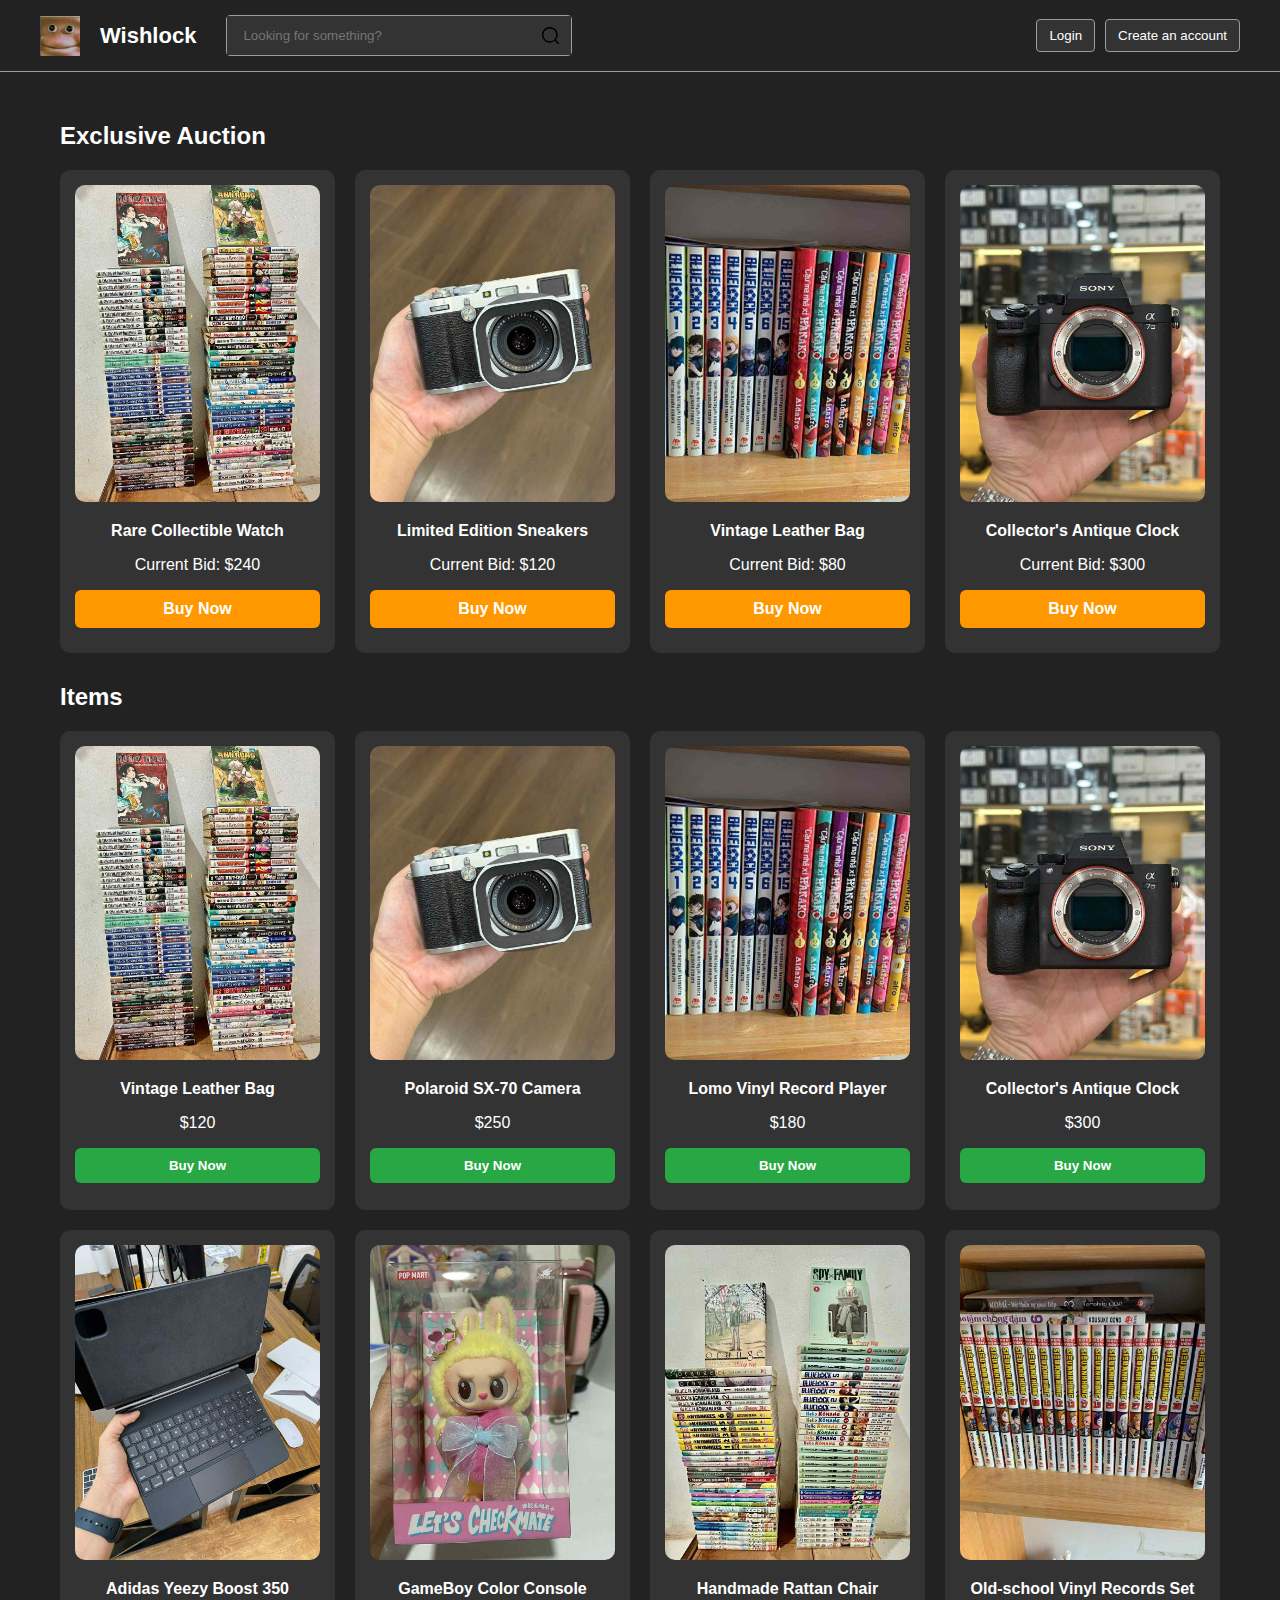
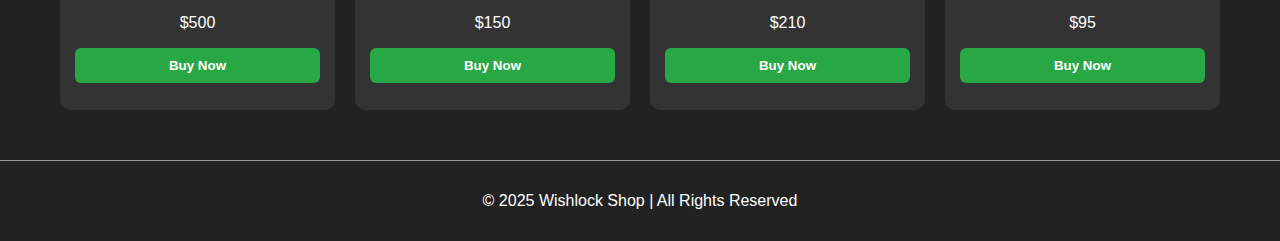
<file: index.html>
<!DOCTYPE html>
<html lang="en">
<head>
    <meta charset="UTF-8" />
    <meta name="viewport" content="width=device-width, initial-scale=1.0" />
    <title>Wishlock</title>
    <link rel="icon" type="image/png" href="product-pic/logo-pic.jpg" />
    <link rel="stylesheet" href="style.css" />
</head>
<body>
    <div class="wrapper">
        <!-- Header -->
        <header class="page-header">
            <div class="header-container">
                <div class="page-logo">
                    <img src="product-pic/logo-pic.jpg" class="logo-image" alt="Logo" />
                    <span class="logo-text">Wishlock</span>
                </div>
                <div class="search-bar">
                    <input type="text" class="search-input" placeholder="Looking for something?" />
                    <button class="search-button">
                        <svg width="20" height="20">
                            <path d="M20.79,19.8l-3.94-3.94a7.86,7.86,0,1,0-1,1l3.94,3.94a.7.7,0,0,0,.5.21.67.67,0,0,0,.49-.21A.69.69,0,0,0,20.79,19.8ZM6.28,15.39a6.44,6.44,0,1,1,9.11,0,6.43,6.43,0,0,1-9.11,0Z"></path>
                        </svg>
                    </button>
                </div>
                <div class="user-authentication">
                    <button class="login-button">Login</button>
                    <button class="register-button">Create an account</button>
                </div>
            </div>
        </header>

        <!-- Main -->
        <main class="main-content">
            <div class="container">
                <section class="bid-section">
                    <h2>Exclusive Auction</h2>
                    <div id="bid-grid" class="bid-grid"></div>
                </section>

                <section class="product-section">
                    <h2>Items</h2>
                    <div id="product-grid" class="product-grid"></div>
                </section>
            </div>
        </main>

        <!-- Footer -->
        <footer class="page-footer">
            <p>&copy; 2025 Wishlock Shop | All Rights Reserved</p>
        </footer>
    </div>

    <script>
        Promise.all([
            fetch('product.json').then(res => res.json()),
            fetch('bidding-data.json').then(res => res.json())
        ])
        .then(([normalProducts, bidProducts]) => {
            const productGrid = document.getElementById('product-grid');
            const bidGrid = document.getElementById('bid-grid');

            // Render sản phẩm đấu giá
            bidGrid.innerHTML = bidProducts.map(p => `
                <div class="product-card bidding">
                    <a href="bidding.html?id=${p.id}">
                        <img src="${p.image}" alt="${p.name}">
                    </a>
                    <p><strong>${p.name}</strong></p>
                    <p>Current Bid: $${p.currentBid}</p>
                    <a href="bidding.html?id=${p.id}" class="bid-link">Buy Now</a>
                </div>
            `).join('');

            // Render sản phẩm thường
            productGrid.innerHTML = normalProducts.map(p => `
                <div class="product-card">
                    <a href="product.html?id=${p.id}">
                        <img src="${p.image}" alt="${p.name}">
                    </a>
                    <p><strong>${p.name}</strong></p>
                    <p>$${p.price || 'Contact for price'}</p>
                    <button class="buy-button" onclick="location.href='product.html?id=${p.id}'">Buy Now</button>
                </div>
            `).join('');
        })
        .catch(err => {
            console.error('Error loading products:', err);
        });
    </script>
</body>
</html>
</file>
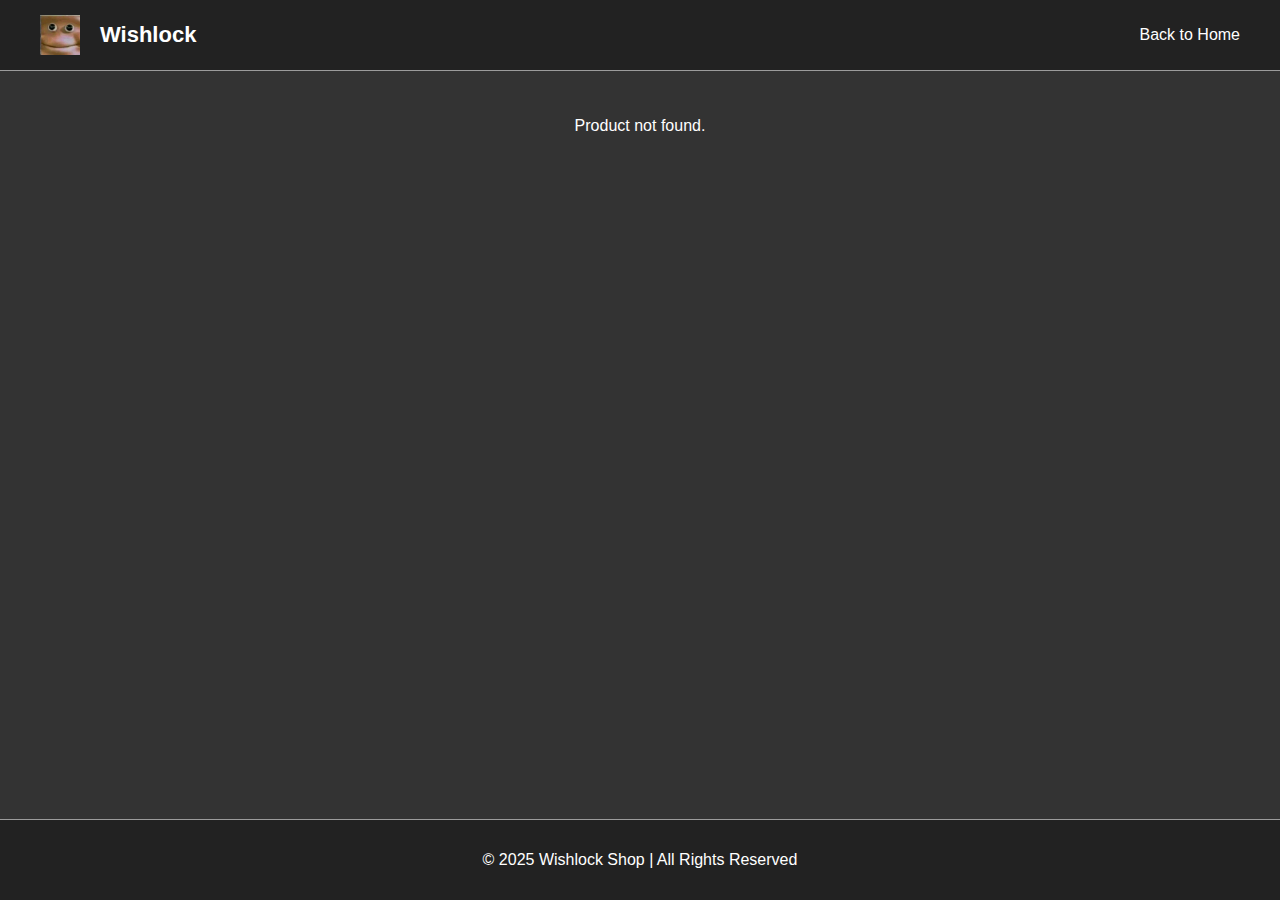
<file: bidding.html>
<!DOCTYPE html>
<html lang="en">
<head>
  <meta charset="UTF-8" />
  <meta name="viewport" content="width=device-width, initial-scale=1.0"/>
  <title>Wishlock - Bidding Page</title>
  <link rel="icon" type="image/png" href="product-pic/logo-pic.jpg"/>
  <link rel="stylesheet" href="style.css"/>
</head>
<body>
  <div class="wrapper">
    <!-- Header -->
    <header class="page-header">
      <div class="header-container">
        <div class="page-logo">
          <img src="product-pic/logo-pic.jpg" class="logo-image" alt="Logo"/>
          <a href="index.html" class="logo-text">Wishlock</a>
        </div>
        <a href="index.html" class="back-link" style="color:white;">Back to Home</a>
      </div>
    </header>

    <!-- Nội dung sản phẩm đấu giá -->
    <main class="bidding-page" style="text-align:center; margin:30px;">
      <div id="bidding-product"></div>
    </main>

    <!-- Zoom Modal -->
    <div id="zoomModal" class="modal">
      <span class="close">&times;</span>
      <img class="modal-content" id="zoomedImage" />
    </div>

    <!-- Footer -->
    <footer class="page-footer">
      <p>&copy; 2025 Wishlock Shop | All Rights Reserved</p>
    </footer>

    <script>
      const params = new URLSearchParams(window.location.search);
      const id = parseInt(params.get("id"));
      const container = document.getElementById("bidding-product");
      let currentBid = 0;

      fetch('bidding-data.json')
        .then(res => res.json())
        .then(products => {
          const product = products.find(p => p.id === id);
          if (!product) {
            container.innerHTML = "<p>Product not found.</p>";
            const textarea = document.getElementById("comment-input");
            const charCount = document.getElementById("charCount");

            textarea.addEventListener("input", () => {
              charCount.textContent = textarea.value.length;
            });
            return;
          }

          currentBid = 100; 

          container.innerHTML = `
            <div class="bidding-product-container">
              <div class="item-image zoom-container">
                <img src="${product.image}" alt="${product.name}" class="zoom-img">
              </div>

              <div class="bidding-info">
                <p class="timer">Auction ends in: <span class="timer" id="countdownTimer">00:05:00</span></p>
                <h1>${product.name}</h1>

                <p>Current Highest Bid: <span id="currentBid">$${currentBid}</span></p>

                <div class="bidding-box">
                  <input type="number" id="bidInput" placeholder="Enter your bid" min="1">
                  <button class="bid-button" onclick="placeBid()">Place Bid</button>
                </div>

                <p class="product-shipping"><strong>Shipping fee</strong> ${product.shipping_fee}</p>

                <div class="section-heading">
                  <h3>Item description</h3>
                </div>
                  
                <div class="product-desc">
                  <p>${product.desc}</p>
                </div>

                <div class="section-heading">
                  <h3>Item details</h3>
                </div>
                <div class="product-details">
                  <table>
                    <tr><th>Category</th><td>${product.category}</td></tr>
                    <tr><th>Brand</th><td>${product.brand}</td></tr>
                    <tr><th>Item condition</th><td>${product.condition}</td></tr>
                    <tr><th>Ships from</th><td>${product.ship_from}</td></tr>
                  </table>
                </div>
                
                <div class="section-heading">
                  <h3>Seller</h3>
                </div>
                <div class="product-seller">
                  <div class="seller-content">
                    <img src="${product.seller.avatar}" alt="${product.seller.name}" class="seller-avatar">
                    <div class="seller-info">
                      <p><strong>${product.seller.name}</strong></p>
                      <p>${product.seller.rating}⭐ (${product.seller.reviews} reviews)</p>
                    </div>
                  </div>
                </div>

                <div class="section-heading">
                  <h3>Comments</h3>
                </div>
                <div class="comment-shortcuts">
                  <label for="comment-input" class="comment-label">Comments on the product</label>
                  <textarea id="comment-input" maxlength="100" placeholder="Comment"></textarea>
                  <div class="comment-char-count"><span id="charCount">0</span>/100</div>

                  <p class="comment-note">
                    Let's think about the other person and make polite comments. Unpleasant language may be restricted or withdrawn from membership.
                  </p>

                  <button class="send-comment-btn">Send a comment</button>
                </div>

                <div class="section-heading">
                  <h3>Other users comments</h3>
                </div>

                <div class="other-users-comments">
                  ${
                    product.comments.map(c => `
                      <div class="comment-block">
                        <div class="comment">
                          <p><strong>${c.user}</strong> (${c.time}):</p>
                          <p><strong>Rating: </strong>${c.rating}⭐</p>
                          <p>${c.text}</p>
                        </div>
                        ${
                          c.reply
                            ? `<div class="seller-reply">
                                <p><strong>${product.seller.name}</strong> replied:</p>
                                <p>${c.reply}</p>
                              </div>`
                            : ''
                        }
                      </div>
                    `).join("")
                  }
                </div>
              </div>
            </div>
          `;

          // Zoom logic
          const zoomable = document.querySelector('.zoom-img');
          const modal = document.getElementById("zoomModal");
          const modalImg = document.getElementById("zoomedImage");
          const closeBtn = document.querySelector(".close");

          zoomable.onclick = function () {
            modal.style.display = "block";
            modalImg.src = this.src;
          };

          closeBtn.onclick = function () {
            modal.style.display = "none";
          };

          window.onclick = function (event) {
            if (event.target === modal) {
              modal.style.display = "none";
            }
          };

          // Countdown
          let time = 5 * 60;
          const countdownEl = document.getElementById('countdownTimer');
          setInterval(() => {
            if (time > 0) {
              time--;
              const min = String(Math.floor(time / 60)).padStart(2, '0');
              const sec = String(time % 60).padStart(2, '0');
              countdownEl.textContent = `00:${min}:${sec}`;
            }
          }, 1000);
        });

      function placeBid() {
        const bid = parseInt(document.getElementById('bidInput').value);
        if (bid > currentBid) {
          currentBid = bid;
          document.getElementById('currentBid').textContent = `$${currentBid}`;
          alert("Your bid has been placed!");
        } else {
          alert("Your bid must be higher than the current bid!");
        }
      }
    </script>

  </div>
</body>
</html>
</file>
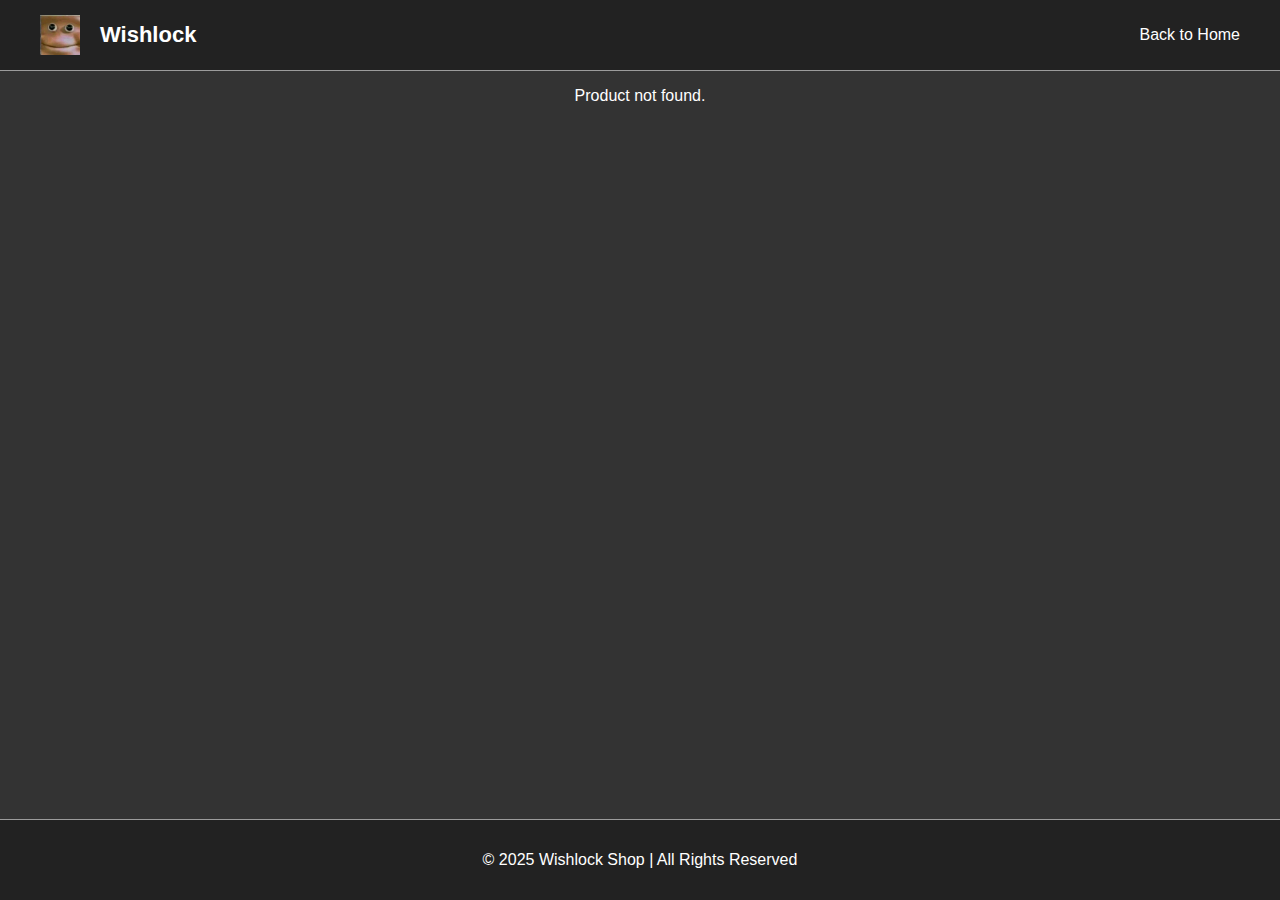
<file: product.html>
<!DOCTYPE html>
<html lang="en">
<head>
    <meta charset="UTF-8">
    <meta name="viewport" content="width=device-width, initial-scale=1.0">
    <title>Wishlock - Product Details</title>
    <link rel="icon" type="image/png" href="product-pic/logo-pic.jpg">
    <link rel="stylesheet" href="style.css">
</head>
<body>
    <div class="wrapper">
        <header class="page-header">
            <div class="header-container">
                <div class="page-logo">
                    <img src="product-pic/logo-pic.jpg" class="logo-image" alt="Logo">
                    <a href="index.html" class="logo-text">Wishlock</a>
                </div>
                <a href="index.html" class="back-link">Back to Home</a>
            </div>
        </header>

        <main id="product-detail" class="product-detail-section">
            <!-- Product details will be injected here -->
        </main>

        <!-- Zoom Modal -->
        <div id="zoomModal" class="modal">
            <span class="close">&times;</span>
            <img class="modal-content" id="zoomedImage">
        </div>
        
        <!-- Footer -->
        <footer class="page-footer">
            <p>&copy; 2025 Wishlock Shop | All Rights Reserved</p>
        </footer>

        <script>
            const container = document.getElementById("product-detail");
            const params = new URLSearchParams(window.location.search);
            const id = parseInt(params.get("id"));

            fetch("product.json")
                .then(res => res.json())
                .then(products => {
                const product = products.find(p => p.id === id);

                if (product) {
                    container.innerHTML = `
                    <div class="product-detail-container">
                        <div class="item-image">
                            <img src="${product.image}" alt="${product.name}" id="mainImage">
                        </div>

                        <div class="product-info">
                        <h1>${product.name}</h1>
                        <p class="product-price"><strong>${product.price}</strong></p>
                        <p class="product-shipping"><strong>Shipping fee</strong> ${product.shipping_fee}</p>

                        <div class="section-heading">
                            <h3>Item description</h3>
                        </div>
                        
                        <div class="product-desc">
                            <p>${product.desc}</p>
                        </div>

                        <div class="section-heading">
                            <h3>Item details</h3>
                        </div>
                        <div class="product-details">
                        <table>
                            <tr><th>Category</th><td>${product.category}</td></tr>
                            <tr><th>Brand</th><td>${product.brand}</td></tr>
                            <tr><th>Item condition</th><td>${product.condition}</td></tr>
                            <tr><th>Ships from</th><td>${product.ship_from}</td></tr>
                        </table>
                        </div>
                        
                        <div class="section-heading">
                            <h3>Seller</h3>
                        </div>
                        <div class="product-seller">
                            <div class="seller-content">
                                <img src="${product.seller.avatar}" alt="${product.seller.name}" class="seller-avatar">
                                <div class="seller-info">
                                <p><strong>${product.seller.name}</strong></p>
                                <p>${product.seller.rating}⭐ (${product.seller.reviews} reviews)</p>
                                </div>
                            </div>
                        </div>

                        <div class="section-heading">
                            <h3>Comments</h3>
                        </div>
                        <div class="comment-shortcuts">
                            <label for="comment-input" class="comment-label">Comments on the product</label>
                            <textarea id="comment-input" maxlength="100" placeholder="Comment"></textarea>
                            <div class="comment-char-count"><span id="charCount">0</span>/100</div>

                            <p class="comment-note">
                                Let's think about the other person and make polite comments. Unpleasant language may be restricted or withdrawn from membership.
                            </p>

                            <button class="send-comment-btn">Send a comment</button>
                            </div>

                        <div class="section-heading">
                            <h3>Other users comments</h3>
                        </div>

                        <div class="other-users-comments">
                        ${
                            product.comments.map(c => `
                            <div class="comment-block">
                                <div class="comment">
                                <p><strong>${c.user}</strong> (${c.time}):</p>
                                <p><strong>Rating: </strong>${c.rating}⭐</p>
                                <p>${c.text}</p>
                                </div>
                                ${
                                c.reply
                                    ? `<div class="seller-reply">
                                        <p><strong>${product.seller.name}</strong> replied:</p>
                                        <p>${c.reply}</p>
                                    </div>`
                                    : ''
                                }
                            </div>
                            `).join("")
                        }
                        </div>
                    </div>
                `;

                    // Zoom modal
                    const modal = document.getElementById("zoomModal");
                    const modalImg = document.getElementById("zoomedImage");
                    const closeBtn = document.querySelector(".close");
                    const mainImg = document.getElementById("mainImage");

                    mainImg.onclick = function () {
                    modal.style.display = "block";
                    modalImg.src = this.src;
                    };
                    closeBtn.onclick = () => modal.style.display = "none";
                    window.onclick = e => { if (e.target === modal) modal.style.display = "none"; };
                } else {
                    container.innerHTML = `<p style="text-align:center;">Product not found.</p>`;
                }
            })
            .catch(err => {
            console.error("Failed to load product data:", err);
            container.innerHTML = `<p style="text-align:center;">Error loading product.</p>`;
            });
        </script>
    </div>
</body>
</html>
</file>
<file: style.css>
/* General Reset */
* {
    box-sizing: border-box;
}

/* Layout */
html, body {
    height: 100%;
    margin: 0;
    font-family: Arial, sans-serif;
    color: white;
    background: #333;
}

.wrapper {
    display: flex;
    flex-direction: column;
    min-height: 100vh;
}

main {
    flex: 1;
}

/* Container */
.container {
    max-width: 1200px;
    width: 100%;
    margin: 0 auto;
    padding: 20px;
}

/* Header */
.page-header {
    background: #222;
    color: #fff;
    padding: 15px 30px;
    position: sticky;
    top: 0;
    z-index: 100;
    border-bottom: 0.5px solid rgb(156, 156, 156);
}
.header-container {
    display: flex;
    flex-wrap: wrap;
    justify-content: flex-start;
    align-items: center;
    gap: 10px;
}
.page-logo {
    display: flex;
    align-items: center;
}
.logo-image {
    width: 40px;
    margin-right: 10px;
}
.logo-text {
    font-weight: bold;
    font-size: 24px;
    text-decoration: none;
    color: white;
}
.search-bar {
    display: flex;
    margin-left: 20px;
    border: 0.5px solid rgb(156, 156, 156);
    border-radius: 4px;
}
.search-input {
    padding: 8px 16px;
    width: 300px;
    border: none;
    background: #333;
    color: white;
}
.search-button {
    padding: 8px 12px;
    background: #333;
    color: rgb(156, 156, 156);
    border: none;
    cursor: pointer;
}
.user-authentication {
    margin-left: auto;
    display: flex;
    gap: 10px;
}
.user-authentication button {
    padding: 8px 12px;
    background: #333;
    color: white;
    border: 0.5px solid rgb(156, 156, 156);
    border-radius: 4px;
    cursor: pointer;
}
.user-authentication button:hover {
    background: #555;
}

/* Content */
.main-content {
    background: #222;
}

/* Sections */
section {
    margin: 30px 0;
}
section h2 {
    text-align: left;
    margin-bottom: 20px;
}

/* Bid & Product Grids */
.bid-grid,
.product-grid {
    display: grid;
    grid-template-columns: repeat(auto-fit, minmax(240px, 1fr));
    gap: 20px;
}

.product-card,
.product-card.bidding {
    background: #333;
    padding: 15px;
    border-radius: 10px;
    text-align: center;
}

.product-card img,
.product-card.bidding img {
    width: 100%;
    height: 70%;
    object-fit: cover;
    border-radius: 10px;
    transition: transform 0.3s;
}

.product-card img:hover {
    transform: scale(1.05);
}

.buy-button,
.bid-link {
    margin-top: 10px;
    padding: 10px;
    background: #28a745;
    color: #fff;
    border: none;
    border-radius: 6px;
    cursor: pointer;
    display: block;
    width: 100%;
    text-align: center;
    text-decoration: none;
    font-weight: bold;
}
.buy-button:hover {
    background: #218838;
}
.bid-link {
    background: #ff9800;
}
.bid-link:hover {
    background: #e68a00;
}

/* Footer */
.page-footer {
    text-align: center;
    padding: 15px;
    background: #222;
    color: #fff;
    border-top: 0.5px solid rgb(156, 156, 156);
}

/* Responsive Fix */
@media (max-width: 768px) {
    .header-container {
        flex-direction: column;
        align-items: flex-start;
    }

    .search-input {
        width: 100%;
    }

    .search-bar {
        width: 100%;
    }

    .user-authentication {
        width: 100%;
        justify-content: flex-start;
    }
}

/* ================= General Style ================= */
body {
    background-color: #333;
    margin: 0;
    font-family: Arial, sans-serif;
}

.wrapper {
    min-height: 100vh;
    display: flex;
    flex-direction: column;
}

.page-header {
    background: #222;
    padding: 15px 20px;
    display: flex;
    align-items: center;
    justify-content: center;
    color: white;
    border-bottom: 0.5px solid rgb(156, 156, 156);
}

.header-container {
    width: 100%;
    max-width: 1200px;
    display: flex;
    align-items: center;
}

.page-logo {
    display: flex;
    align-items: center;
    gap: 10px;
}

.logo-image {
    height: 40px;
}

.logo-text {
    font-size: 22px;
    font-weight: bold;
    text-decoration: none;
    color: white;
}

.back-link {
    margin-left: auto;
    color: white;
    text-decoration: none;
    font-size: 16px;
}

.back-link:hover {
    text-decoration: underline;
}

/* ================= Shared Product Layout ================= */
.product-detail-container {
    display: flex;
    flex-wrap: wrap;
    gap: 2rem;
    padding: 2rem;
    max-width: 1000px;
    margin: auto;
    color: white;
    justify-content: center;
}

.item-image {
    width: 400px;
    height: 400px;
    background-color: #222;
    display: flex;
    justify-content: center;
    align-items: center;
    flex-shrink: 0;
    border: 1px solid #444;
    position: sticky;
    top: 80px; /* Khoảng cách dưới header */
    align-self: flex-start; /* Giúp sticky hoạt động trong flexbox */
}

.item-image img,
.zoom-container img {
    max-width: 100%;
    max-height: 100%;
    object-fit: contain;
    cursor: zoom-in;
}

.product-info {
    flex: 1;
    display: flex;
    flex-direction: column;
    gap: 12px;
}

.product-info h1 {
    font-size: 30px;
    font-weight: bold;
    margin-bottom: 10px;
}

.product-price,
.product-shipping {
    font-size: 16px;
    margin: 0;
}

.product-price strong,
.product-shipping strong {
    color: #ccc;
    display: inline-block;
    width: 140px;
    text-align: left;
}

.section-heading {
    width: 100%;
    border-bottom: 1px solid #444;
    margin: 12px 0;
}

.section-heading h3 {
    margin: 0;
    font-size: 18px;
    color: #ccc;
    text-align: left;
}

/* ====== Shipping Fee ====== */
.product-shipping {
    font-size: 16px;
    margin: 0 0 16px;
}

.product-shipping strong {
    display: inline-block;
    width: 140px;
    color: #eee;
}

/* ====== Description ====== */
.product-desc p {
    font-size: 15px;
    line-height: 1.6;
    color: #ddd;
    /* margin-bottom: 16px; */
}

/* ====== Item Details Table ====== */
.product-details table {
    width: 100%;
    border-collapse: collapse;
    /* margin-bottom: 24px; */
}

.product-details th {
    text-align: left;
    color: #aaa;
    font-weight: 500;
    padding: 6px 12px 6px 0;
    width: 140px;
    vertical-align: top;
}

.product-details td {
    color: #eee;
    padding: 6px 0;
}

/* ====== Seller Section ====== */
.product-seller {
    background-color: #1a1a1a;
    padding: 16px;
    border-radius: 10px;
    /* margin-bottom: 24px; */
    box-shadow: 0 0 5px rgba(255, 255, 255, 0.05);
}

.seller-content {
    display: flex;
    align-items: center;
    gap: 20px;
}

.seller-avatar {
    width: 64px;
    height: 64px;
    border-radius: 50%;
    object-fit: cover;
    border: 2px solid #666;
}

.seller-info p {
    margin: 2px 0;
    font-size: 14px;
    color: #ccc;
}

.seller-info strong {
    font-size: 16px;
    color: #fff;
}

/* ====== Comment Input Section ====== */
.comment-shortcuts {
    margin-top: 12px;
    background-color: #1a1a1a;
    padding: 16px;
    border-radius: 10px;
    box-shadow: 0 0 5px rgba(255, 255, 255, 0.05);
}

.comment-label {
    display: block;
    margin-bottom: 8px;
    font-weight: bold;
    font-size: 14px;
    color: #ccc;
}

#comment-input {
    width: 100%;
    height: 80px;
    padding: 10px;
    font-size: 14px;
    background-color: #2a2a2a;
    border: 1px solid #555;
    border-radius: 8px;
    color: white;
    resize: none;
    box-sizing: border-box;
    margin-bottom: 6px;
}

.comment-char-count {
    text-align: right;
    font-size: 12px;
    color: #888;
    margin-bottom: 10px;
}

.comment-note {
    font-size: 12px;
    color: #aaa;
    margin-bottom: 12px;
    line-height: 1.5;
}

.send-comment-btn {
    width: 100%;
    padding: 10px;
    background: #ff4040;
    color: white;
    font-weight: bold;
    font-size: 14px;
    border: none;
    border-radius: 6px;
    cursor: pointer;
    transition: background 0.3s ease;
}

.send-comment-btn:hover {
    background: #e63b3b;
}

/* ====== Other User Comments ====== */
.other-users-comments {
    /* margin-top: 24px; */
    padding-top: 8px;
    color: white;
    font-family: inherit;
    text-align: left;
}

.other-users-comments .comment {
    background-color: #1f1f1f;
    border: 1px solid #333;
    padding: 12px 14px;
    margin-bottom: 14px;
    border-radius: 10px;
}

.other-users-comments .comment p {
    margin: 4px 0;
    font-size: 14px;
    line-height: 1.5;
    color: #ddd;
}

.other-users-comments .comment strong {
    color: #61dafb;
}

.comment-block {
  margin-bottom: 1.5rem;
  padding: 1rem;
  background-color: #2a2a2a;
  border-radius: 8px;
}

.comment {
  color: #fff;
  margin-bottom: 0.5rem;
}


.comment p {
    margin: 4px 0;
    font-size: 14px;
    color: #ddd;
}

.comment strong {
    color: #61dafb;
}


.seller-reply {
  color: #b0e57c;
  margin-left: 1rem;
  font-style: italic;
}

.seller-reply strong {
    color: #ff7373;
}
/* ================= Bidding Specific ================= */
.bidding-page {
    text-align: center;
    margin-top: 40px;
}

.bidding-product-container {
    display: flex;
    flex-wrap: wrap;
    justify-content: center;
    align-items: flex-start;
    gap: 40px;
    padding: 40px 20px;
    max-width: 1100px;
    margin: 0 auto;
    font-family: Arial, sans-serif;
}

.bidding-info {
    flex: 1;
    display: flex;
    flex-direction: column;
    align-items: flex-start;
    gap: 12px;
    color: #fff;
}

.bidding-info h1 {
    font-size: 30px;
    font-weight: bold;
    margin: 0;
}
.bidding-info .timer {
    font-size: 20px;
    font-weight: bold;
    color: orange;
}

#currentBid {
    font-weight: bold;
    color: #0f0;
}

.bidding-box {
    display: flex;
    justify-content: center;
    gap: 6px;
    margin-top: 10px;
    margin-bottom: 10px;
    width: 100%;
}

.bidding-box input {
    flex: 1;
    padding: 10px;
    font-size: 16px;
    border-radius: 4px;
    border: 1px solid #ccc;
}

.bid-button {
    padding: 10px 16px;
    background: #007bff;
    color: white;
    border: none;
    border-radius: 4px;
    cursor: pointer;
    font-weight: bold;
}

.bid-button:hover {
    background: #0056b3;
}

/* ================= Modal Zoom ================= */
.modal {
    display: none;
    position: fixed;
    z-index: 1000;
    padding-top: 60px;
    left: 0;
    top: 0;
    width: 100%;
    height: 100%;
    overflow: auto;
    background-color: rgba(0,0,0,0.9);
}

.modal-content {
    margin: auto;
    display: block;
    max-width: 90%;
    max-height: 80%;
    animation: zoomIn 0.3s ease;
    border-radius: 8px;
}

@keyframes zoomIn {
    from { transform: scale(0.8); opacity: 0 }
    to { transform: scale(1); opacity: 1 }
}

.close {
    position: absolute;
    top: 20px;
    right: 35px;
    color: #f1f1f1;
    font-size: 35px;
    font-weight: bold;
    cursor: pointer;
    transition: 0.3s;
}

.close:hover {
    color: #bbb;
}

/* ================= Footer ================= */
.page-footer {
    text-align: center;
    padding: 15px;
    background: #222;
    color: #fff;
    border-top: 0.5px solid rgb(156, 156, 156);
}

/* ================= Responsive ================= */
@media (max-width: 768px) {
    .product-detail-container {
        flex-direction: column;
        align-items: center;
    }

    .product-info,
    .bidding-info {
        align-items: center;
        text-align: center;
        width: 100%;
    }

    .bidding-box {
        flex-direction: column;
        align-items: center;
    }

    .bidding-box input,
    .bid-button {
        width: 100%;
    }
}
</file>
